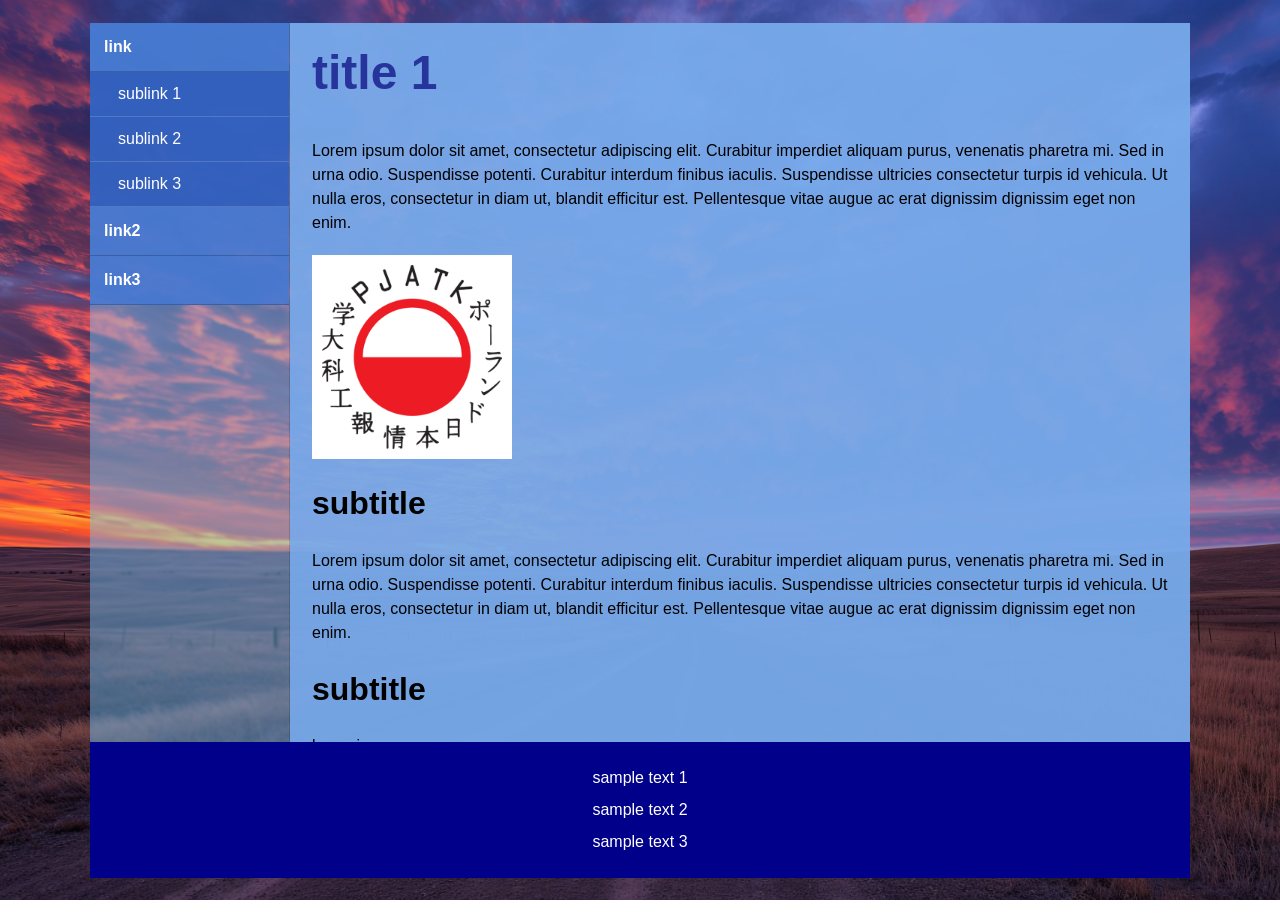
<file: lab1/index.html>
<!DOCTYPE html>
<html lang="pl">
<head>
    <meta charset="UTF-8">
    <meta name="viewport" content="width=device-width, initial-scale=1.0">
    <title>Projekt strony</title>
    <link rel="stylesheet" href="style1.css">
    <!-- <link rel="stylesheet" href="style2.css"> -->
</head>
<body>

    <main>
        <nav>
            <ul>
                <li>
                    <a href="#">link</a>
                    <ul>
                        <li><a href="#">sublink 1</a></li>
                        <li><a href="#">sublink 2</a></li>
                        <li><a href="#">sublink 3</a></li>
                    </ul>
                </li>
                <li><a href="#">link2</a></li>
                <li><a href="#">link3</a></li>
            </ul>
        </nav>

        <div class="container_right">
            <div class="content_left">
                <section>
                    <h1>title 1</h1>
                    <p>
                        Lorem ipsum dolor sit amet, consectetur adipiscing elit. Curabitur imperdiet
                        aliquam purus, venenatis pharetra mi. Sed in urna odio. Suspendisse potenti.
                        Curabitur interdum finibus iaculis. Suspendisse ultricies consectetur turpis
                        id vehicula. Ut nulla eros, consectetur in diam ut, blandit efficitur est.
                        Pellentesque vitae augue ac erat dignissim dignissim eget non enim.
                    </p>

                    <img src="logoPJATK.png" alt="Logo uczelni">

                    <h2>subtitle</h2>
                    <p>
                        Lorem ipsum dolor sit amet, consectetur adipiscing elit. Curabitur imperdiet
                        aliquam purus, venenatis pharetra mi. Sed in urna odio. Suspendisse potenti.
                        Curabitur interdum finibus iaculis. Suspendisse ultricies consectetur turpis
                        id vehicula. Ut nulla eros, consectetur in diam ut, blandit efficitur est.
                        Pellentesque vitae augue ac erat dignissim dignissim eget non enim.
                    </p>

                    <h2>subtitle</h2>
                    <p>lorem ipsum</p>
                </section>
            </div>

            <div class="content_right">
                <section>
                    <h2>subtitle</h2>
                    <ol>
                        <li>item</li>
                        <li>item</li>
                        <li>item</li>
                    </ol>

                    <table>
                        <tr>
                            <th>col1</th>
                            <th>col2</th>
                            <th>col3</th>
                        </tr>
                        <tr>
                            <td>11</td>
                            <td>12</td>
                            <td>13</td>
                        </tr>
                        <tr>
                            <td>11</td>
                            <td>12</td>
                            <td>13</td>
                        </tr>
                        <tr>
                            <td>11</td>
                            <td>12</td>
                            <td>13</td>
                        </tr>
                        <tr>
                            <td>11</td>
                            <td>12</td>
                            <td>13</td>
                        </tr>
                    </table>
                </section>
            </div>
        </div>

        <footer>
            <p>sample text 1</p>
            <p>sample text 2</p>
            <p>sample text 3</p>
        </footer>
    </main>

</body>
</html>
</file>
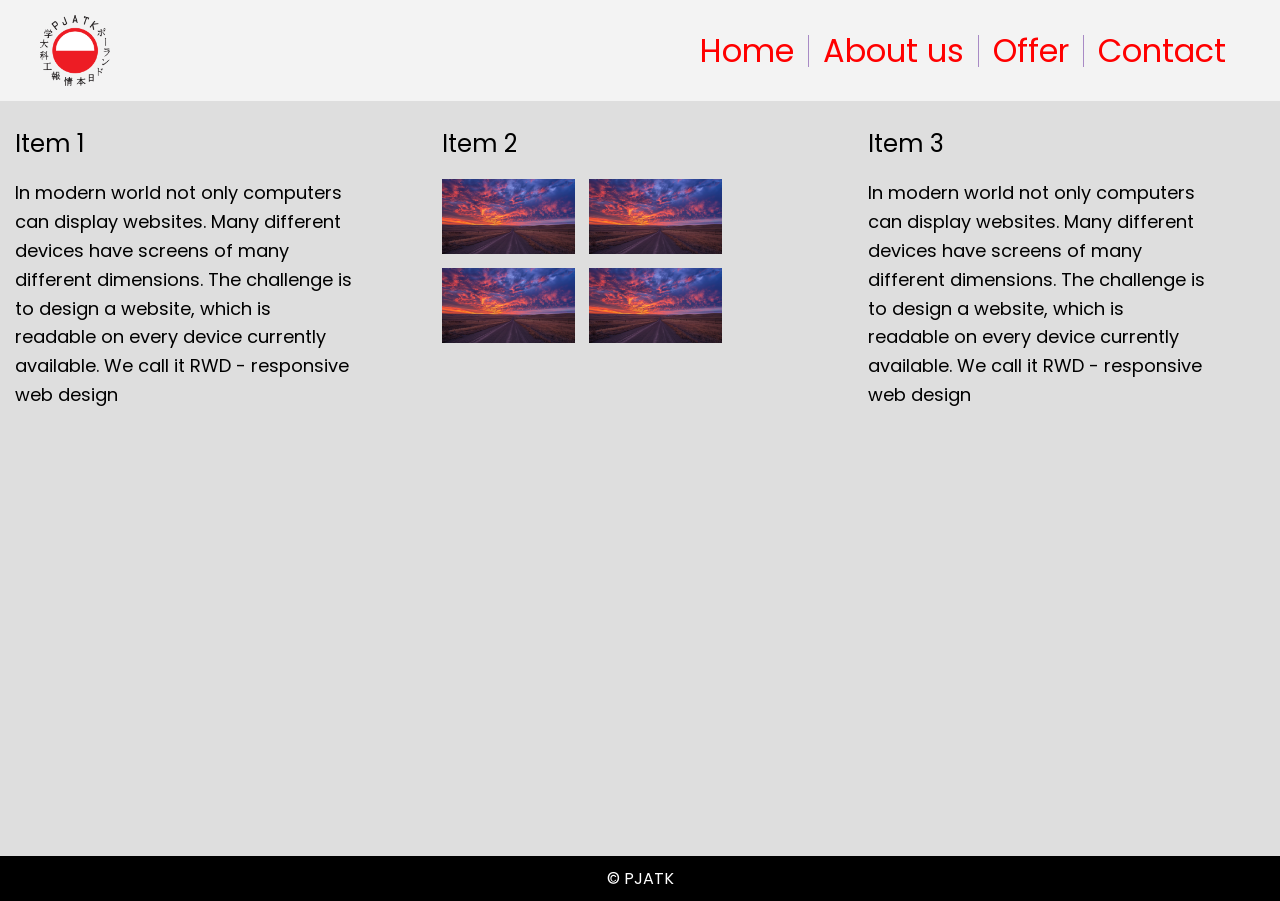
<file: lab2/index.html>
<!DOCTYPE html>
<html lang="pl">
<head>
    <meta charset="UTF-8">
    <meta name="viewport" content="width=device-width, initial-scale=1.0">
    <title>Laboratorium 2</title>
    <link rel="preconnect" href="https://fonts.googleapis.com">
    <link rel="preconnect" href="https://fonts.gstatic.com" crossorigin>
    <link href="https://fonts.googleapis.com/css2?family=Poppins:wght@300;400;500;600&display=swap" rel="stylesheet">
    <link rel="stylesheet" href="style.css">
</head>
<body>

    <header class="top-bar">
        <div class="logo-box">
            <img src="logoPJATK.png" alt="Logo PJATK">
        </div>

        <nav class="menu">
            <a href="#">Home</a>
            <a href="#">About us</a>
            <a href="#">Offer</a>
            <a href="#">Contact</a>
        </nav>
    </header>

    <main class="content">
        <section class="column">
            <h2>Item 1</h2>
            <p>
                In modern world not only computers can display websites.
                Many different devices have screens of many different dimensions.
                The challenge is to design a website, which is readable on every
                device currently available. We call it RWD - responsive web design
            </p>
        </section>

        <section class="column">
            <h2>Item 2</h2>
            <div class="gallery">
                <img src="background.jpg" alt="Zdjęcie 1">
                <img src="background.jpg" alt="Zdjęcie 2">
                <img src="background.jpg" alt="Zdjęcie 3">
                <img src="background.jpg" alt="Zdjęcie 4">
            </div>
        </section>

        <section class="column">
            <h2>Item 3</h2>
            <p>
                In modern world not only computers can display websites.
                Many different devices have screens of many different dimensions.
                The challenge is to design a website, which is readable on every
                device currently available. We call it RWD - responsive web design
            </p>
        </section>
    </main>

    <footer class="footer">
        &copy; PJATK
    </footer>

</body>
</html>
</file>
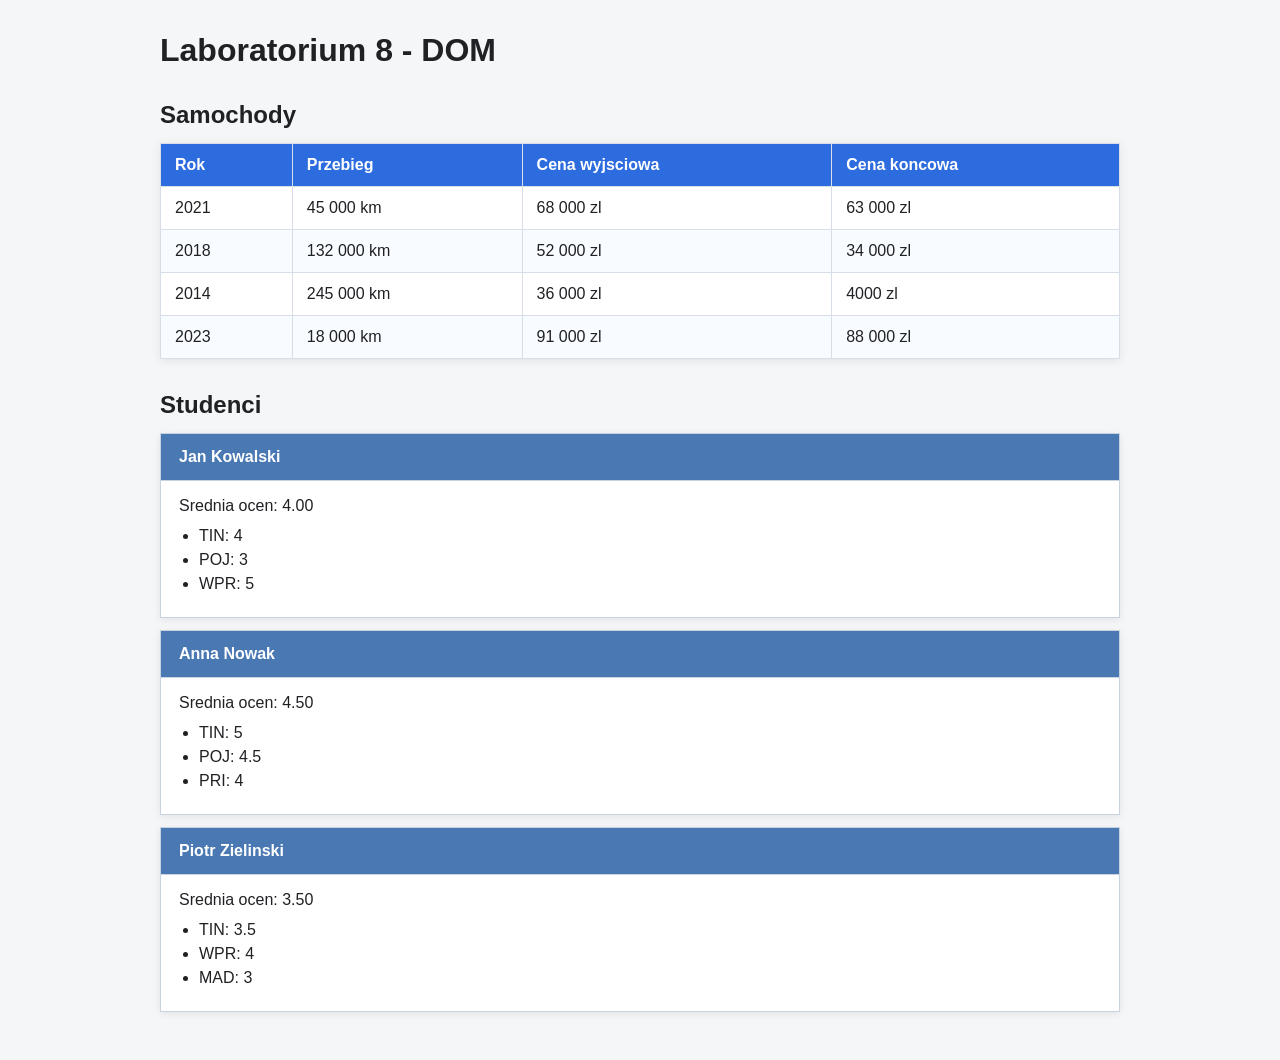
<file: lab8/index.html>
<!DOCTYPE html>
<html lang="pl">
<head>
    <meta charset="UTF-8">
    <meta name="viewport" content="width=device-width, initial-scale=1.0">
    <title>Laboratorium 8 - DOM</title>
    <link rel="stylesheet" href="style.css">
</head>
<body>
    <main class="page">
        <h1>Laboratorium 8 - DOM</h1>

        <section>
            <h2>Samochody</h2>
            <div id="cars-table"></div>
        </section>

        <section>
            <h2>Studenci</h2>
            <div id="students-accordion" class="accordion"></div>
        </section>
    </main>

    <script src="script.js"></script>
</body>
</html>
</file>
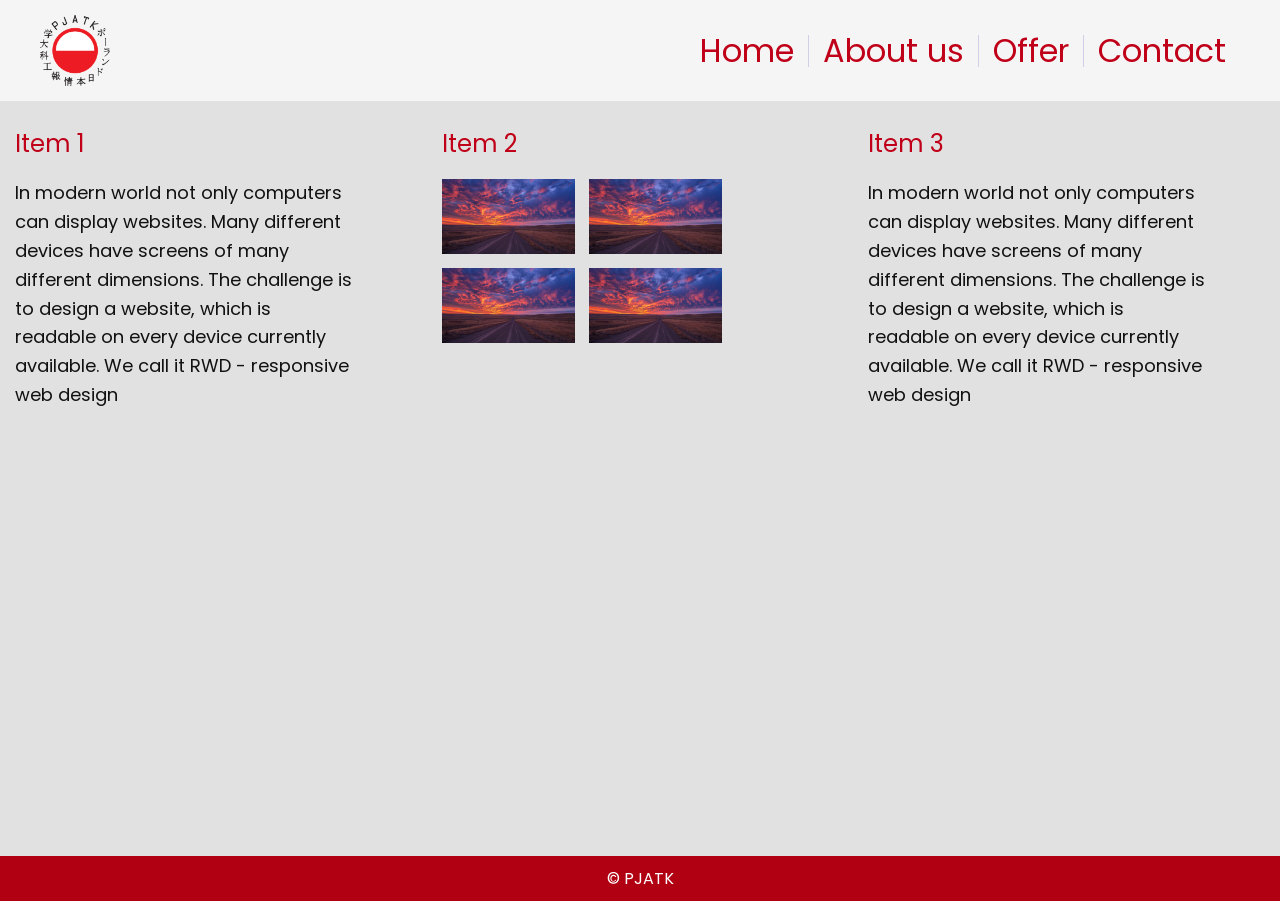
<file: lab3/LESS/index.html>
<!DOCTYPE html>
<html lang="pl">
<head>
    <meta charset="UTF-8">
    <meta name="viewport" content="width=device-width, initial-scale=1.0">
    <title>Laboratorium 2</title>
    <link rel="preconnect" href="https://fonts.googleapis.com">
    <link rel="preconnect" href="https://fonts.gstatic.com" crossorigin>
    <link href="https://fonts.googleapis.com/css2?family=Poppins:wght@300;400;500;600&display=swap" rel="stylesheet">
    <link rel="stylesheet" href="style.css">
</head>
<body>

    <header class="top-bar">
        <div class="logo-box">
            <img src="logoPJATK.png" alt="Logo PJATK">
        </div>

        <nav class="menu">
            <a href="#">Home</a>
            <a href="#">About us</a>
            <a href="#">Offer</a>
            <a href="#">Contact</a>
        </nav>
    </header>

    <main class="content">
        <section class="column">
            <h2>Item 1</h2>
            <p>
                In modern world not only computers can display websites.
                Many different devices have screens of many different dimensions.
                The challenge is to design a website, which is readable on every
                device currently available. We call it RWD - responsive web design
            </p>
        </section>

        <section class="column">
            <h2>Item 2</h2>
            <div class="gallery">
                <img src="background.jpg" alt="Zdjęcie 1">
                <img src="background.jpg" alt="Zdjęcie 2">
                <img src="background.jpg" alt="Zdjęcie 3">
                <img src="background.jpg" alt="Zdjęcie 4">
            </div>
        </section>

        <section class="column">
            <h2>Item 3</h2>
            <p>
                In modern world not only computers can display websites.
                Many different devices have screens of many different dimensions.
                The challenge is to design a website, which is readable on every
                device currently available. We call it RWD - responsive web design
            </p>
        </section>
    </main>

    <footer class="footer">
        &copy; PJATK
    </footer>

</body>
</html>
</file>
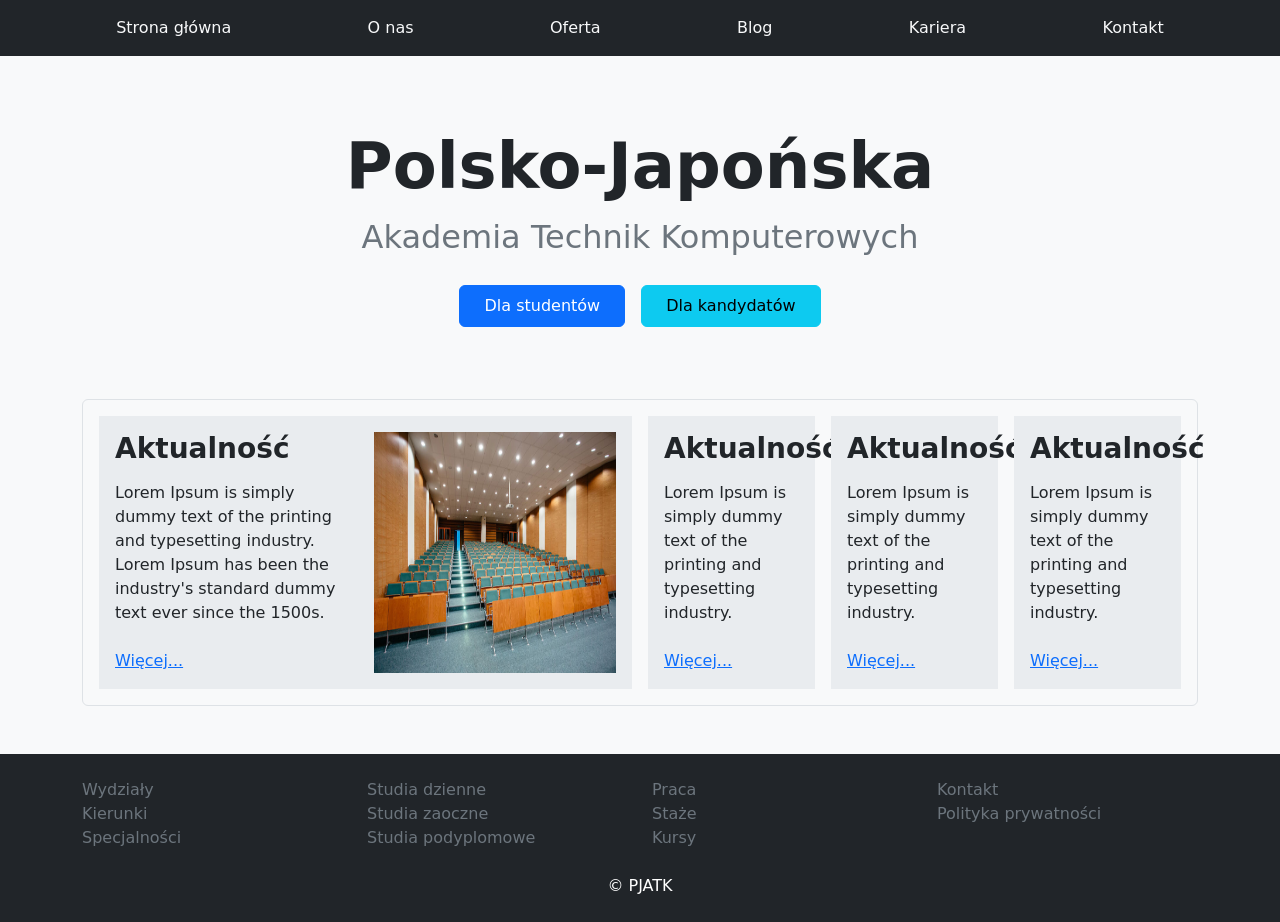
<file: lab4/zad1/index.html>
<!DOCTYPE html>
<html lang="pl">
<head>
    <meta charset="UTF-8">
    <meta name="viewport" content="width=device-width, initial-scale=1.0">
    <title>PJATK - Bootstrap</title>
    <link href="https://cdn.jsdelivr.net/npm/bootstrap@5.3.8/dist/css/bootstrap.min.css" rel="stylesheet">
</head>
<body class="bg-light min-vh-100 d-flex flex-column">

    <nav class="navbar navbar-expand-lg navbar-dark bg-dark py-2">
        <div class="container-fluid px-3 px-lg-5">

            <button class="navbar-toggler border-secondary ms-auto" type="button" data-bs-toggle="collapse" data-bs-target="#mainMenu" aria-controls="mainMenu" aria-expanded="false" aria-label="Przełącz nawigację">
                <span class="navbar-toggler-icon"></span>
            </button>

            <div class="collapse navbar-collapse" id="mainMenu">
                <ul class="navbar-nav w-100 justify-content-lg-around text-lg-center">
                    <li class="nav-item"><a class="nav-link text-light" href="#">Strona główna</a></li>
                    <li class="nav-item"><a class="nav-link text-light" href="#">O nas</a></li>
                    <li class="nav-item"><a class="nav-link text-light" href="#">Oferta</a></li>
                    <li class="nav-item"><a class="nav-link text-light" href="#">Blog</a></li>
                    <li class="nav-item"><a class="nav-link text-light" href="#">Kariera</a></li>
                    <li class="nav-item"><a class="nav-link text-light" href="#">Kontakt</a></li>
                </ul>
            </div>
        </div>
    </nav>




    <section class="py-4 py-md-5 text-center">
        <div class="container py-3 py-md-4">
            <h1 class="fw-bold display-3 display-md-1 mb-2">Polsko-Japońska</h1>
            <p class="text-secondary fs-2 fs-md-1 mb-4">Akademia Technik Komputerowych</p>

            <div class="d-flex justify-content-center gap-3 flex-wrap">
                <a href="#" class="btn btn-primary px-4 py-2">Dla studentów</a>
                <a href="#" class="btn btn-info px-4 py-2">Dla kandydatów</a>
            </div>
        </div>
    </section>

    <main class="container mb-5 flex-grow-1">
    <div class="border rounded bg-light p-2 p-md-3">
        <div class="row g-3 align-items-stretch">

            <div class="col-12 col-xl-6">
                <div class="bg-body-secondary p-3 h-100">
                    <div class="row g-3 h-100">
                        <div class="col-6">
                            <h3 class="fw-bold display-14 mb-3">Aktualność</h3>
                            <p class="mb-4">
                                Lorem Ipsum is simply dummy text of the printing and typesetting industry.
                                Lorem Ipsum has been the industry's standard dummy text ever since the 1500s.
                            </p>
                            <a href="#">Więcej...</a>
                        </div>
                        <div class="col-6">
                            <img src="image.jpeg"
                                 class="img-fluid w-100 h-100"
                                 alt="Sala wykładowa">
                        </div>
                    </div>
                </div>
            </div>

            <div class="col-12 col-md-4 col-xl-2">
                <div class="bg-body-secondary p-3 h-100">
                    <h3 class="fw-bold display-14 mb-3">Aktualność</h3>
                    <p class="mb-4">
                        Lorem Ipsum is simply dummy text of the printing and typesetting industry.
                    </p>
                    <a href="#">Więcej...</a>
                </div>
            </div>

            <div class="col-12 col-md-4 col-xl-2">
                <div class="bg-body-secondary p-3 h-100">
                    <h3 class="fw-bold display-14 mb-3">Aktualność</h3>
                    <p class="mb-4">
                        Lorem Ipsum is simply dummy text of the printing and typesetting industry.
                    </p>
                    <a href="#">Więcej...</a>
                </div>
            </div>

            <div class="col-12 col-md-4 col-xl-2">
                <div class="bg-body-secondary p-3 h-100">
                    <h3 class="fw-bold display-14 mb-3">Aktualność</h3>
                    <p class="mb-4">
                        Lorem Ipsum is simply dummy text of the printing and typesetting industry.
                    </p>
                    <a href="#">Więcej...</a>
                </div>
            </div>

        </div>
    </div>
</main>

    <footer class="bg-dark text-secondary py-4">
        <div class="container">
            <div class="row gy-3">

                <div class="col-6 col-md-3">
                    <ul class="list-unstyled mb-0">
                        <li>Wydziały</li>
                        <li>Kierunki</li>
                        <li>Specjalności</li>
                    </ul>
                </div>

                <div class="col-6 col-md-3">
                    <ul class="list-unstyled mb-0">
                        <li>Studia dzienne</li>
                        <li>Studia zaoczne</li>
                        <li>Studia podyplomowe</li>
                    </ul>
                </div>

                <div class="col-6 col-md-3 d-none d-md-block">
                    <ul class="list-unstyled mb-0">
                        <li>Praca</li>
                        <li>Staże</li>
                        <li>Kursy</li>
                    </ul>
                </div>

                <div class="col-6 col-md-3 d-none d-md-block">
                    <ul class="list-unstyled mb-0">
                        <li>Kontakt</li>
                        <li>Polityka prywatności</li>
                    </ul>
                </div>
            </div>

            <div class="text-center text-white mt-4">
                &copy; PJATK
            </div>
        </div>
    </footer>

    <script src="https://cdn.jsdelivr.net/npm/bootstrap@5.3.8/dist/js/bootstrap.bundle.min.js"></script>
</body>
</html>
</file>
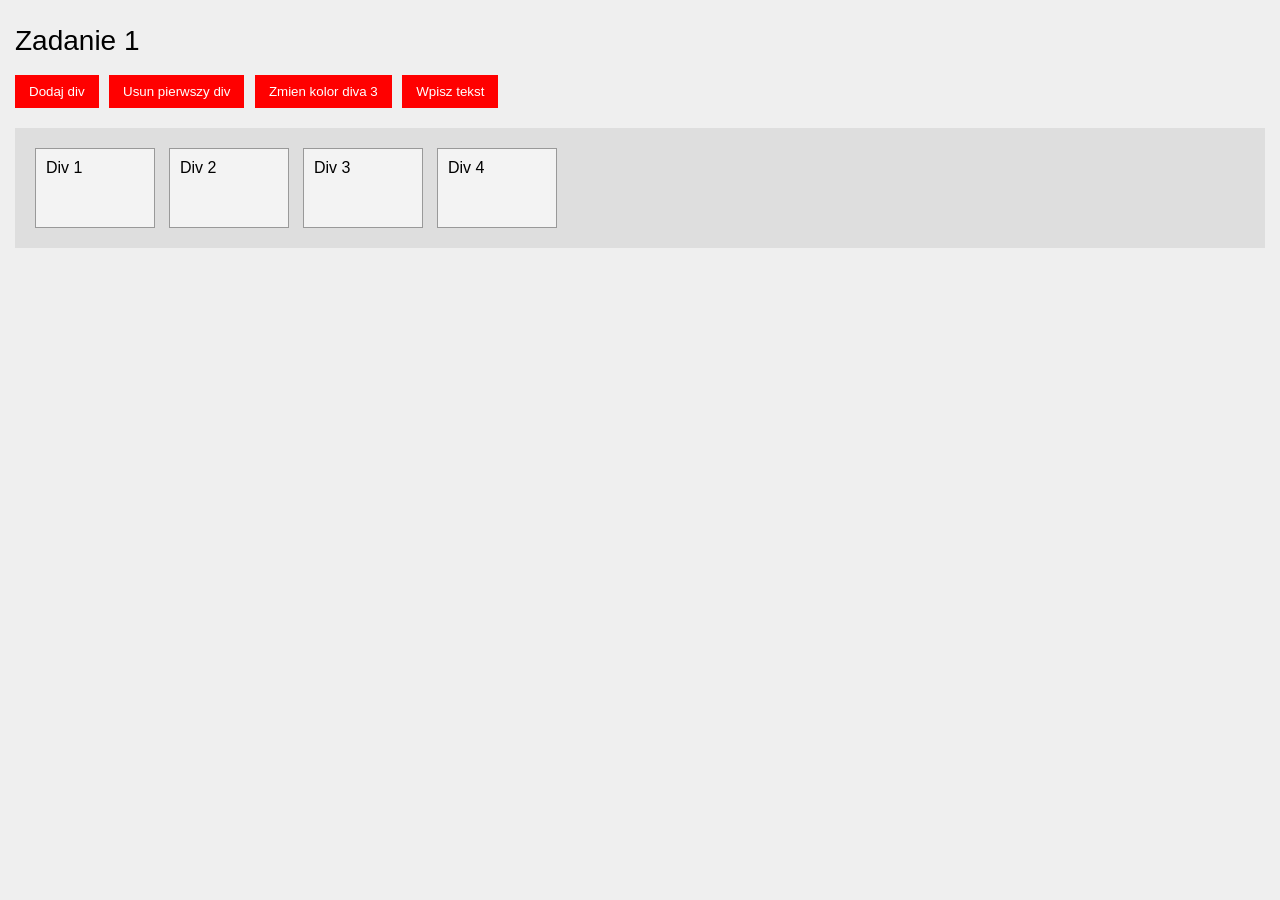
<file: lab9/zad1/index.html>
<!DOCTYPE html>
<html lang="pl">
<head>
    <meta charset="UTF-8">
    <meta name="viewport" content="width=device-width, initial-scale=1.0">
    <title>Lab 9 - Zadanie 1</title>
    <link rel="stylesheet" href="style.css">
</head>
<body>
    <h1>Zadanie 1</h1>

    <button id="add-div" type="button">Dodaj div</button>
    <button id="remove-div" type="button">Usun pierwszy div</button>
    <button id="color-third-div" type="button">Zmien kolor diva 3</button>
    <button id="text-all-divs" type="button">Wpisz tekst</button>

    <div id="div-container" class="div-container">
        <div>Div 1</div>
        <div>Div 2</div>
        <div>Div 3</div>
        <div>Div 4</div>
    </div>

    <script src="script.js"></script>
</body>
</html>
</file>
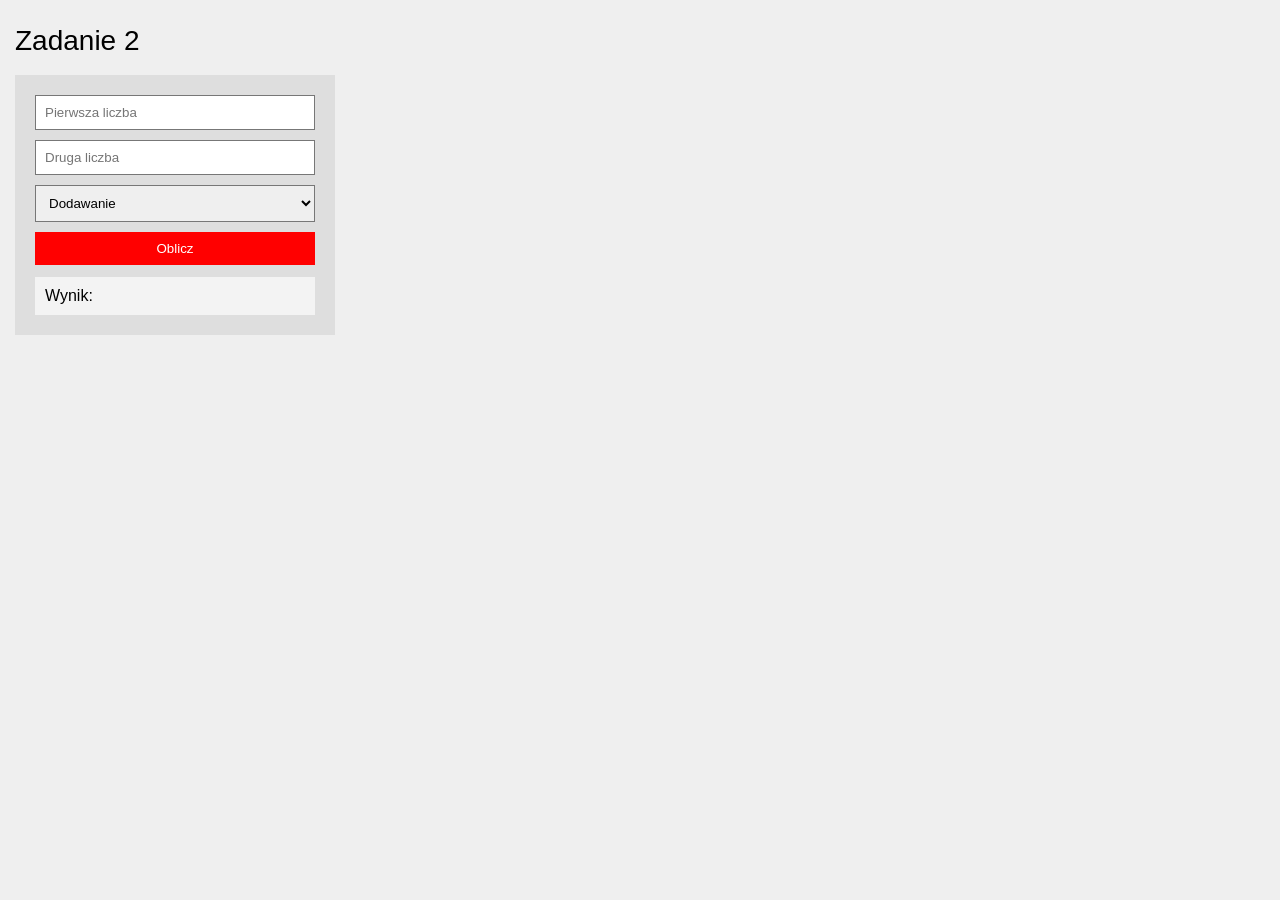
<file: lab9/zad2/index.html>
<!DOCTYPE html>
<html lang="pl">
<head>
    <meta charset="UTF-8">
    <meta name="viewport" content="width=device-width, initial-scale=1.0">
    <title>Lab 9 - Zadanie 2</title>
    <link rel="stylesheet" href="style.css">
</head>
<body>
    <h1>Zadanie 2</h1>

    <div class="calculator">
        <input id="number-a" type="number" placeholder="Pierwsza liczba">
        <input id="number-b" type="number" placeholder="Druga liczba">

        <select id="operation">
            <option value="add">Dodawanie</option>
            <option value="subtract">Odejmowanie</option>
            <option value="multiply">Mnozenie</option>
            <option value="divide">Dzielenie</option>
        </select>

        <button id="calculate" type="button">Oblicz</button>
        <p id="result">Wynik:</p>
    </div>

    <script src="script.js"></script>
</body>
</html>
</file>
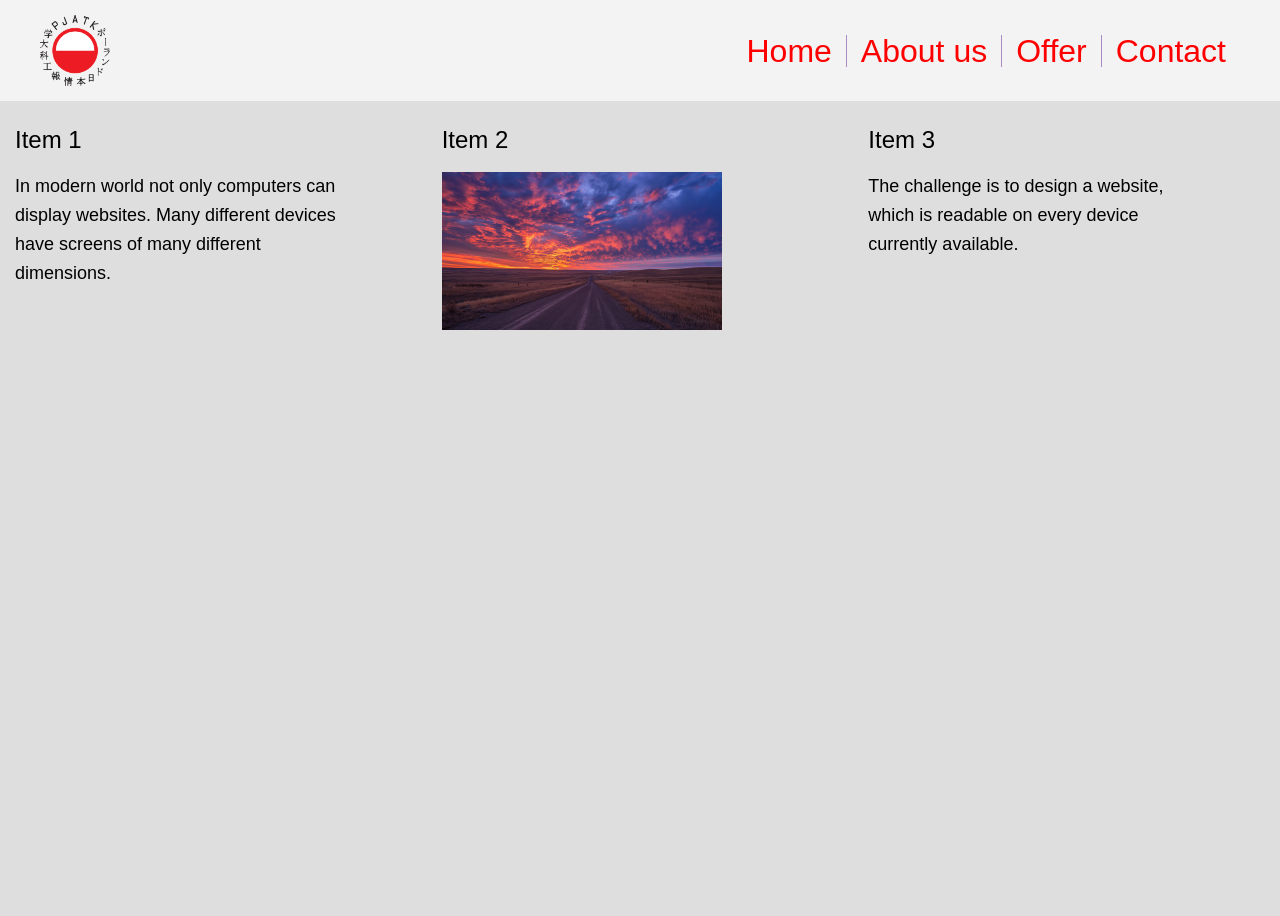
<file: lab9/zad3/index.html>
<!DOCTYPE html>
<html lang="pl">
<head>
    <meta charset="UTF-8">
    <meta name="viewport" content="width=device-width, initial-scale=1.0">
    <title>Lab 9 - Zadanie 3</title>
    <link rel="stylesheet" href="style.css">
</head>
<body>
    <header class="top-bar">
        <img src="../../lab2/logoPJATK.png" alt="Logo PJATK">

        <button id="hamburger" class="hamburger" type="button">
            ☰
        </button>

        <nav id="menu" class="menu">
            <a href="#">Home</a>
            <a href="#">About us</a>
            <a href="#">Offer</a>
            <a href="#">Contact</a>
        </nav>
    </header>

    <main class="content">
        <section>
            <h2>Item 1</h2>
            <p>
                In modern world not only computers can display websites.
                Many different devices have screens of many different dimensions.
            </p>
        </section>

        <section>
            <h2>Item 2</h2>
            <img src="../../lab2/background.jpg" alt="Zdjecie">
        </section>

        <section>
            <h2>Item 3</h2>
            <p>
                The challenge is to design a website, which is readable on every
                device currently available.
            </p>
        </section>
    </main>

    <script src="script.js"></script>
</body>
</html>
</file>
<file: lab1/style1.css>
* {
    box-sizing: border-box;
}

html, body {
    height: 100%;
    margin: 0;
    font-family: Arial, sans-serif;
}

body {
    background: url("background.jpg") center/cover no-repeat fixed;
}

main {
    width: min(1100px, 95vw);
    height: 95vh;
    margin: 2.5vh auto;
    display: grid;
    grid-template-columns: 200px 1fr;
    grid-template-rows: 1fr auto;
    overflow: hidden;
}

nav {
    background: rgba(120, 200, 255, 0.45);
    backdrop-filter: blur(1px);
    border-right: 1px solid rgba(0, 0, 0, 0.15);
}

nav ul {
    list-style: none;
    margin: 0;
    padding: 0;
}

nav > ul > li > a {
    display: block;
    padding: 12px 14px;
    text-decoration: none;
    color: white;
    font-weight: bold;
    background: rgba(70, 120, 210, 0.9);
    border-bottom: 1px solid rgba(0, 0, 0, 0.2);
}

nav > ul > li > ul > li > a {
    display: block;
    padding: 10px 28px;
    text-decoration: none;
    color: white;
    background: rgba(50, 95, 190, 0.95);
    border-bottom: 1px solid rgba(255, 255, 255, 0.15);
}

.container_right {
    background: rgba(120, 170, 235, 0.95);
    overflow-y: auto;
    padding: 22px;
}

.container_right img {
    display: block;
    width: 200px;
    max-width: 100%;
    margin: 20px 0;
    background: white;
    padding: 10px;
}

.content_left,
.content_right {
    width: 100%;
}

h1 {
    font-size: 3rem;
    margin-top: 0;
    color: #27349b;
}

h2 {
    font-size: 2rem;
    margin-top: 26px;
}

p, li, td, th {
    line-height: 1.5;
}

ol {
    padding-left: 24px;
}

table {
    width: 100%;
    border-collapse: collapse;
    margin-top: 20px;
}

th {
    background: #3c7eb2;
    color: white;
    padding: 12px;
    text-align: center;
}

td {
    padding: 10px 12px;
    text-align: center;
}

tr:nth-child(even) td {
    background: rgba(220, 235, 255, 0.8);
}

tr:nth-child(odd) td {
    background: rgba(175, 205, 245, 0.8);
}

footer {
    grid-column: 1 / 3;
    background: #00008b;
    color: white;
    text-align: center;
    padding: 16px 10px;
}

footer p {
    margin: 8px 0;
}
</file>
<file: lab1/style2.css>
* {
    box-sizing: border-box;
}

html, body {
    margin: 0;
    min-height: 100%;
    font-family: Arial, sans-serif;
    background: #efefef;
    width: 100%;
    height: 100%;
}

main {
    width: 100%;
    height: 100%;
    margin: 0 auto;
    padding: 0;
}

/* MENU */
nav {
    background: #e5e5e5;
    border-bottom: 1px solid #c8c8c8;
}

nav ul {
    list-style: none;
    margin: 0;
    padding: 0;
}

nav > ul {
    display: flex;
    align-items: stretch;
}

nav > ul > li {
    position: relative;
}

nav > ul > li > a {
    display: block;
    padding: 12px 18px;
    text-decoration: none;
    color: #0057d8;
    background: #ececec;
    border-right: 1px solid #bcbcbc;
}

nav > ul > li > ul {
    display: none;
    position: absolute;
    top: 100%;
    left: 0;
    min-width: 200px;
    z-index: 10;
    box-shadow: 0 2px 8px rgba(0, 0, 0, 0.18);
}

nav > ul > li:hover > ul {
    display: block;
}

nav > ul > li > ul > li > a {
    display: block;
    padding: 12px 14px;
    text-decoration: none;
    color: #0057d8;
    background: #f5f5f5;
    border: 1px solid #9f9f9f;
    border-top: none;
}

/* TREŚĆ */
.container_right {
    display: grid;
    grid-template-columns: 1fr 1fr;
    gap: 24px;
    background: #dddddd;
    padding: 10px;
    margin-top: 10px;
}

.content_left,
.content_right {
    background: #f6f6f6;
    padding: 20px;
    min-height: 520px;
    box-shadow: 0 1px 4px rgba(0, 0, 0, 0.12);
}

.content_left img {
    display: block;
    width: 260px;
    max-width: 100%;
    margin: 24px auto;
}

h1, h2 {
    color: black;
}

h1 {
    font-size: 2.5rem;
    margin-top: 0;
}

h2 {
    font-size: 1.2rem;
    margin-top: 26px;
}

p {
    color: #6d6d6d;
    line-height: 1.35;
}

ol {
    padding-left: 30px;
}

ol li {
    margin-bottom: 28px;
}

/* TABELA */
table {
    width: 100%;
    border-collapse: collapse;
    margin-top: 20px;
}

th, td {
    text-align: left;
    padding: 14px 12px;
}

th {
    font-size: 1.1rem;
}

tr:nth-child(even) td {
    background: #f0f0f0;
}

/* STOPKA */
footer {
    display: grid;
    grid-template-columns: repeat(3, 1fr);
    margin-top: 10px;
    background: #f6f6f6;
}

footer p {
    margin: 0;
    padding: 22px 10px;
    text-align: center;
    border-right: 1px solid #d8d8d8;
}

footer p:last-child {
    border-right: none;
}

/* RESPONSYWNOŚĆ */
@media (max-width: 900px) {
    .container_right {
        grid-template-columns: 1fr;
    }

    footer {
        grid-template-columns: 1fr;
    }

    footer p {
        border-right: none;
        border-bottom: 1px solid #d8d8d8;
    }

    footer p:last-child {
        border-bottom: none;
    }
}
</file>
<file: lab2/style.css>
* {
    box-sizing: border-box;
    margin: 0;
    padding: 0;
}

body {
    font-family: 'Poppins', sans-serif;
    background: #efefef;
    color: #000;
}

.top-bar {
    background: #f3f3f3;
    display: flex;
    justify-content: space-between;
    align-items: center;
    padding: 15px 40px;
    min-height: 85px;
}

.logo-box img {
    width: 70px;
    height: auto;
    display: block;
}

.menu {
    display: flex;
    align-items: center;
}

.menu a {
    text-decoration: none;
    color: red;
    font-size: 32px;
    font-weight: 400;
    padding: 0 14px;
    border-right: 1px solid #a88ac5;
    line-height: 1;
}

.menu a:last-child {
    border-right: none;
}

.content {
    display: flex;
    justify-content: space-between;
    gap: 30px;
    background: #dedede;
    padding: 25px 15px 40px;
    min-height: calc(100vh - 145px);
}

.column {
    flex: 1;
}

.column h2 {
    font-size: 24px;
    font-weight: 400;
    margin-bottom: 18px;
}

.column p {
    font-size: 18px;
    line-height: 1.6;
    max-width: 340px;
}

.gallery {
    display: grid;
    grid-template-columns: repeat(2, 1fr);
    gap: 14px;
    max-width: 280px;
}

.gallery img {
    width: 100%;
    display: block;
}

.footer {
    background: #000;
    color: #fff;
    text-align: center;
    padding: 10px 0;
    font-size: 16px;
}

@media (max-width: 768px) {
    .top-bar {
        flex-direction: column;
        justify-content: center;
        padding: 10px 0 0;
    }

    .logo-box {
        margin-bottom: 10px;
    }

    .menu {
        width: 100%;
        flex-direction: column;
        align-items: stretch;
    }

    .menu a {
        border-right: none;
        border-top: 1px solid #a88ac5;
        text-align: center;
        font-size: 32px;
        padding: 8px 0;
    }

    .menu a:last-child {
        border-bottom: 1px solid #a88ac5;
    }

    .content {
        flex-direction: column;
        gap: 35px;
        padding: 20px 6px 30px;
    }

    .column p {
        max-width: 100%;
        font-size: 18px;
    }

    .gallery {
        grid-template-columns: 1fr;
        max-width: 100%;
    }

    .gallery img {
        width: 100%;
    }
}
</file>
<file: lab8/style.css>
* {
    box-sizing: border-box;
}

body {
    margin: 0;
    font-family: Arial, Helvetica, sans-serif;
    color: #202124;
    background: #f4f6f8;
}

.page {
    width: min(960px, calc(100% - 32px));
    margin: 0 auto;
    padding: 32px 0 48px;
}

h1 {
    margin: 0 0 28px;
    font-size: 32px;
}

h2 {
    margin: 32px 0 14px;
    font-size: 24px;
}

table {
    width: 100%;
    border-collapse: collapse;
    background: #ffffff;
    box-shadow: 0 2px 10px rgba(0, 0, 0, 0.08);
}

th,
td {
    padding: 12px 14px;
    border: 1px solid #d7dee8;
    text-align: left;
}

th {
    color: #ffffff;
    background: #2d6cdf;
}

tr:nth-child(even) td {
    background: #f8fbff;
}

.accordion {
    display: flex;
    flex-direction: column;
    gap: 12px;
}

.student {
    overflow: hidden;
    border: 1px solid #c9d3df;
    background: #ffffff;
    box-shadow: 0 2px 8px rgba(0, 0, 0, 0.08);
}

.student-header {
    width: 100%;
    padding: 14px 18px;
    border: 0;
    font: inherit;
    font-weight: 700;
    text-align: left;
    color: #ffffff;
    background: #4a78b3;
    cursor: pointer;
}

.student-header:hover,
.student-header:focus {
    background: #3c669b;
}

.student-details {
    padding: 16px 18px 18px;
    border-top: 1px solid #c9d3df;
}

.student-details p {
    margin: 0 0 12px;
}

.grades {
    margin: 0;
    padding-left: 20px;
}

.grades li {
    margin: 6px 0;
}

.student.collapsed .student-details {
    display: none;
}

.student.expanded .student-details {
    display: block;
}
</file>
<file: lab3/LESS/style.css>
* {
  box-sizing: border-box;
  margin: 0;
  padding: 0;
}
body {
  font-family: 'Poppins', sans-serif;
  background: #e6e6e6;
  color: #111;
}
.top-bar {
  background: #f5f5f5;
  display: flex;
  justify-content: space-between;
  align-items: center;
  padding: 15px 40px;
  min-height: 85px;
}
.top-bar .logo-box img {
  width: 70px;
  height: auto;
  display: block;
}
.top-bar .menu {
  display: flex;
  justify-content: flex-start;
  align-items: center;
}
.top-bar .menu a {
  text-decoration: none;
  color: #c00018;
  font-size: 32px;
  font-weight: 400;
  padding: 0 14px;
  border-right: 1px solid #cfcfe8;
  line-height: 1;
  transition: 0.2s ease;
}
.top-bar .menu a:hover {
  color: #8d0012;
  background: #ffffff;
}
.top-bar .menu a:last-child {
  border-right: none;
}
@media (max-width: 768px) {
  .top-bar {
    flex-direction: column;
    justify-content: center;
    padding: 10px 0 0;
  }
  .top-bar .logo-box {
    margin-bottom: 10px;
  }
  .top-bar .menu {
    width: 100%;
    flex-direction: column;
    align-items: stretch;
  }
  .top-bar .menu a {
    border-right: none;
    border-top: 1px solid #cfcfe8;
    text-align: center;
    font-size: 32px;
    padding: 8px 0;
  }
  .top-bar .menu a:last-child {
    border-bottom: 1px solid #cfcfe8;
  }
}
.content {
  display: flex;
  justify-content: space-between;
  gap: 30px;
  background: #e1e1e1;
  padding: 25px 15px 40px;
  min-height: calc(100vh - 145px);
}
.content .column {
  flex: 1;
}
.content .column h2 {
  font-size: 24px;
  font-weight: 400;
  margin-bottom: 18px;
  color: #c00018;
}
.content .column p {
  font-size: 18px;
  line-height: 1.6;
  max-width: 340px;
}
.content .gallery {
  display: grid;
  grid-template-columns: repeat(2, 1fr);
  gap: 14px;
  max-width: 280px;
}
.content .gallery img {
  width: 100%;
  display: block;
}
@media (max-width: 768px) {
  .content {
    flex-direction: column;
    gap: 35px;
    padding: 20px 6px 30px;
  }
  .content .column p {
    max-width: 100%;
    font-size: 18px;
  }
  .content .gallery {
    grid-template-columns: 1fr;
    max-width: 100%;
  }
  .content .gallery img {
    width: 100%;
  }
}
.footer {
  background: #b00012;
  color: white;
  text-align: center;
  padding: 10px 0;
  font-size: 16px;
}
</file>
<file: lab9/zad1/style.css>
* {
    box-sizing: border-box;
    margin: 0;
    padding: 0;
}

body {
    min-height: 100vh;
    padding: 25px 15px;
    font-family: Arial, Helvetica, sans-serif;
    color: #000;
    background: #efefef;
}

h1 {
    margin-bottom: 18px;
    font-size: 28px;
    font-weight: 400;
}

button {
    margin: 0 6px 8px 0;
    padding: 9px 14px;
    color: #fff;
    background: red;
    border: none;
    cursor: pointer;
}

button:hover {
    background: #c90000;
}

.div-container {
    display: flex;
    gap: 14px;
    flex-wrap: wrap;
    margin-top: 12px;
    padding: 20px;
    background: #dedede;
}

.div-container div {
    width: 120px;
    height: 80px;
    padding: 10px;
    background: #f3f3f3;
    border: 1px solid #999;
}

.div-container .colored {
    background: yellow;
}
</file>
<file: lab9/zad2/style.css>
* {
    box-sizing: border-box;
    margin: 0;
    padding: 0;
}

body {
    min-height: 100vh;
    padding: 25px 15px;
    font-family: Arial, Helvetica, sans-serif;
    color: #000;
    background: #efefef;
}

h1 {
    margin-bottom: 18px;
    font-size: 28px;
    font-weight: 400;
}

.calculator {
    width: 320px;
    padding: 20px;
    background: #dedede;
}

.calculator input,
.calculator select,
.calculator button {
    display: block;
    width: 100%;
    margin-bottom: 10px;
    padding: 9px;
    border: 1px solid #777;
}

.calculator button {
    color: #fff;
    background: red;
    border: none;
    cursor: pointer;
}

.calculator button:hover {
    background: #c90000;
}

#result {
    margin-top: 12px;
    padding: 10px;
    background: #f3f3f3;
}
</file>
<file: lab9/zad3/style.css>
* {
    box-sizing: border-box;
    margin: 0;
    padding: 0;
}

body {
    font-family: Arial, Helvetica, sans-serif;
    background: #efefef;
    color: #000;
}

.top-bar {
    background: #f3f3f3;
    display: flex;
    justify-content: space-between;
    align-items: center;
    padding: 15px 40px;
    min-height: 85px;
}

.top-bar img {
    width: 70px;
    height: auto;
    display: block;
}

.menu {
    display: flex;
    align-items: center;
}

.menu a {
    text-decoration: none;
    color: red;
    font-size: 32px;
    font-weight: 400;
    padding: 0 14px;
    border-right: 1px solid #a88ac5;
    line-height: 1;
}

.menu a:last-child {
    border-right: none;
}

.hamburger {
    display: none;
    padding: 8px 12px;
    font-size: 26px;
    color: #fff;
    background: red;
    border: none;
    cursor: pointer;
}

.content {
    display: flex;
    justify-content: space-between;
    gap: 30px;
    min-height: calc(100vh - 85px);
    padding: 25px 15px 40px;
    background: #dedede;
}

.content section {
    flex: 1;
}

.content h2 {
    margin-bottom: 18px;
    font-size: 24px;
    font-weight: 400;
}

.content p {
    max-width: 340px;
    font-size: 18px;
    line-height: 1.6;
}

.content img {
    width: 100%;
    max-width: 280px;
    display: block;
}

@media (max-width: 768px) {
    .top-bar {
        flex-wrap: wrap;
        justify-content: space-between;
        padding: 10px 15px;
    }

    .hamburger {
        display: block;
    }

    .menu {
        display: none;
        width: 100%;
        flex-direction: column;
        align-items: stretch;
        margin-top: 10px;
    }

    .menu.open {
        display: flex;
    }

    .menu a {
        padding: 8px 0;
        text-align: center;
        border-right: none;
        border-top: 1px solid #a88ac5;
    }

    .menu a:last-child {
        border-bottom: 1px solid #a88ac5;
    }

    .content {
        flex-direction: column;
        gap: 35px;
        padding: 20px 6px 30px;
    }

    .content p,
    .content img {
        max-width: 100%;
    }
}
</file>
